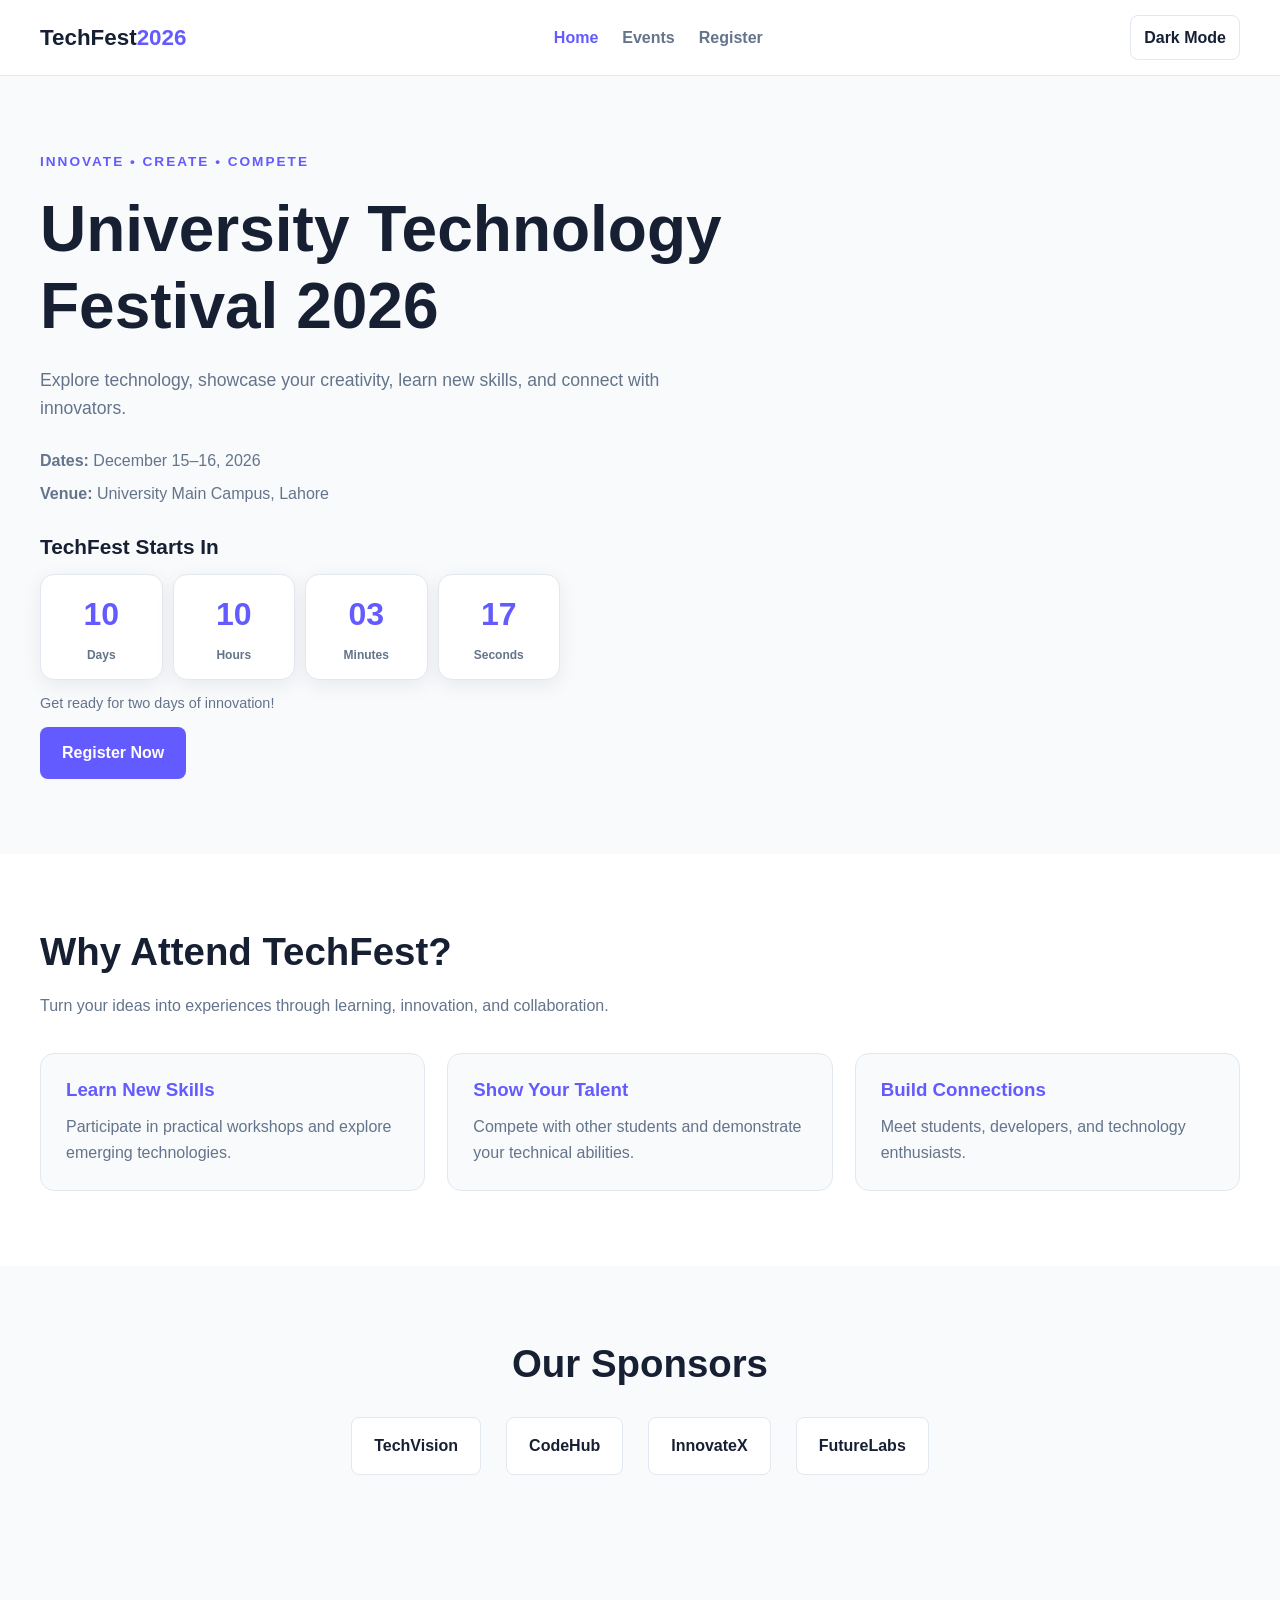
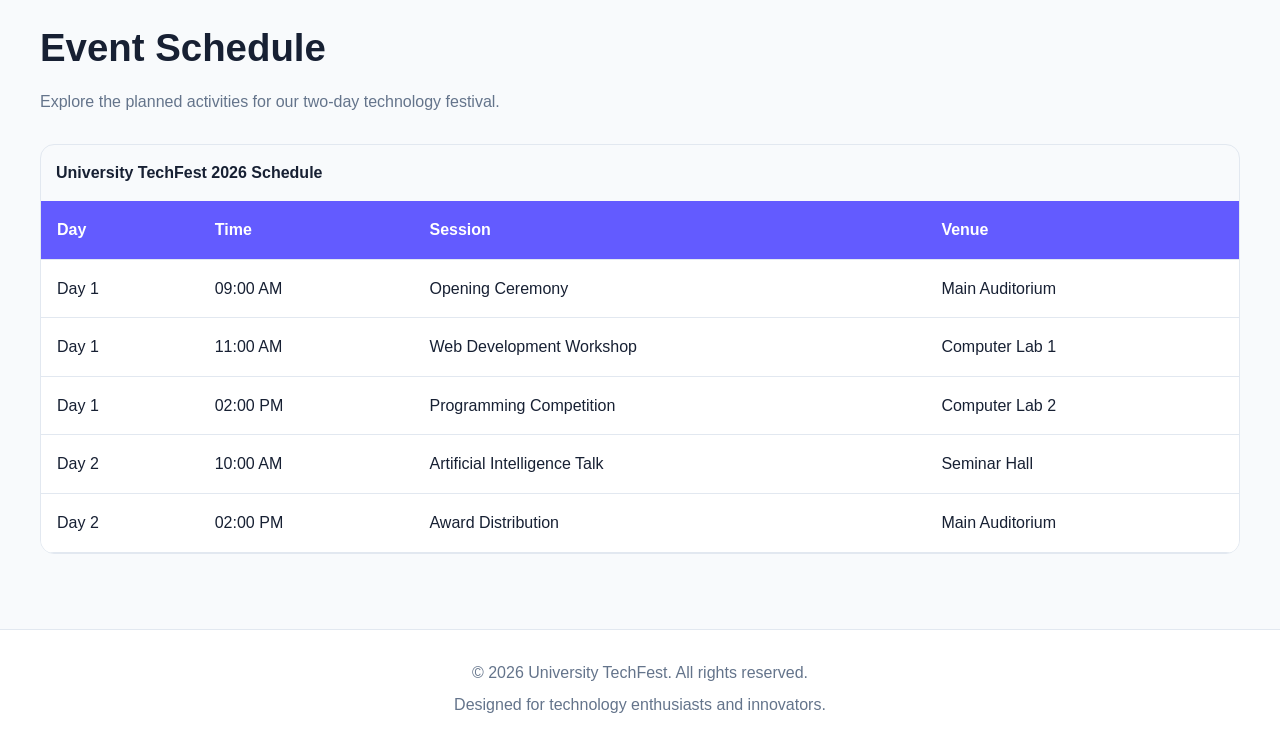
<file: index.html>
<!doctype html>
<html lang="en">
  <head>
    <meta charset="UTF-8" />
    <meta name="viewport" content="width=device-width, initial-scale=1.0"/>

    <meta
      name="description"
      content="Explore University TechFest, discover technology events, workshops, competitions, and register to participate."
    />

    <title>University TechFest 2026 | Home</title>

    <link rel="stylesheet" href="css/style.css"/>

    <script src="js/main.js" defer></script>
  </head>

  <body>
    <!-- Website Header -->
    <header class="site-header">
      <nav class="navbar container" aria-label="Main navigation">
        <a href="index.html" class="logo"> TechFest<span>2026</span> </a>

        <div class="nav-links">
          <a href="index.html" aria-current="page">Home</a>
          <a href="events.html">Events</a>
          <a href="register.html">Register</a>
        </div>

        <button
          type="button"
          id="themeToggle"
          class="theme-toggle"
          aria-label="Toggle dark mode"
        >
          Toggle Theme
        </button>
      </nav>
    </header>

    <!-- Main Website Content -->
    <main>
      <!-- Hero Section -->
      <section class="hero container" aria-labelledby="hero-title">
        <div class="hero-content">
          <p class="eyebrow">INNOVATE • CREATE • COMPETE</p>

          <h1 id="hero-title">University Technology Festival 2026</h1>

          <p>
            Explore technology, showcase your creativity, learn new skills, and
            connect with innovators.
          </p>

          <div class="hero-details">
            <p><strong>Dates:</strong> December 15–16, 2026</p>
            <p><strong>Venue:</strong> University Main Campus, Lahore</p>
          </div>

          <!-- Event Countdown Bonus Feature -->
          <section class="countdown-section" aria-labelledby="countdown-title">
            <h2 id="countdown-title">TechFest Starts In</h2>

            <div class="countdown-container" id="countdown" aria-live="off">
              <div class="countdown-item">
                <span id="countdownDays">00</span>
                <small>Days</small>
              </div>

              <div class="countdown-item">
                <span id="countdownHours">00</span>
                <small>Hours</small>
              </div>

              <div class="countdown-item">
                <span id="countdownMinutes">00</span>
                <small>Minutes</small>
              </div>

              <div class="countdown-item">
                <span id="countdownSeconds">00</span>
                <small>Seconds</small>
              </div>
            </div>

            <p id="countdownMessage" role="status" aria-live="polite">
              Get ready for two days of innovation!
            </p>
          </section>

          <a href="register.html" class="btn btn-primary"> Register Now </a>
        </div>
      </section>

      <!-- Why Attend Section -->
      <section class="why-attend section-padding" aria-labelledby="why-title">
        <div class="container">
          <h2 id="why-title">Why Attend TechFest?</h2>

          <p>
            Turn your ideas into experiences through learning, innovation, and
            collaboration.
          </p>

          <div class="benefits-grid">
            <article class="benefit-card">
              <h3>Learn New Skills</h3>
              <p>
                Participate in practical workshops and explore emerging
                technologies.
              </p>
            </article>

            <article class="benefit-card">
              <h3>Show Your Talent</h3>
              <p>
                Compete with other students and demonstrate your technical
                abilities.
              </p>
            </article>

            <article class="benefit-card">
              <h3>Build Connections</h3>
              <p>Meet students, developers, and technology enthusiasts.</p>
            </article>
          </div>
        </div>
      </section>

      <!-- Sponsors Section -->
      <section
        class="sponsors section-padding"
        aria-labelledby="sponsors-title"
      >
        <div class="container">
          <h2 id="sponsors-title">Our Sponsors</h2>

          <div class="sponsors-list">
            <span>TechVision</span>
            <span>CodeHub</span>
            <span>InnovateX</span>
            <span>FutureLabs</span>
          </div>
        </div>
      </section>

      <!-- Event Schedule Section -->
      <section
        class="schedule section-padding"
        aria-labelledby="schedule-title"
      >
        <div class="container">
          <h2 id="schedule-title">Event Schedule</h2>

          <p>
            Explore the planned activities for our two-day technology festival.
          </p>

          <div class="table-wrapper">
            <table>
              <caption>
                University TechFest 2026 Schedule
              </caption>

              <thead>
                <tr>
                  <th scope="col">Day</th>
                  <th scope="col">Time</th>
                  <th scope="col">Session</th>
                  <th scope="col">Venue</th>
                </tr>
              </thead>

              <tbody>
                <tr>
                  <td>Day 1</td>
                  <td>09:00 AM</td>
                  <td>Opening Ceremony</td>
                  <td>Main Auditorium</td>
                </tr>

                <tr>
                  <td>Day 1</td>
                  <td>11:00 AM</td>
                  <td>Web Development Workshop</td>
                  <td>Computer Lab 1</td>
                </tr>

                <tr>
                  <td>Day 1</td>
                  <td>02:00 PM</td>
                  <td>Programming Competition</td>
                  <td>Computer Lab 2</td>
                </tr>

                <tr>
                  <td>Day 2</td>
                  <td>10:00 AM</td>
                  <td>Artificial Intelligence Talk</td>
                  <td>Seminar Hall</td>
                </tr>

                <tr>
                  <td>Day 2</td>
                  <td>02:00 PM</td>
                  <td>Award Distribution</td>
                  <td>Main Auditorium</td>
                </tr>
              </tbody>
            </table>
          </div>
        </div>
      </section>
    </main>

    <!-- Website Footer -->
    <footer class="site-footer">
      <div class="container">
        <p>&copy; 2026 University TechFest. All rights reserved.</p>

        <p>Designed for technology enthusiasts and innovators.</p>
      </div>
    </footer>
  </body>
</html>
</file>
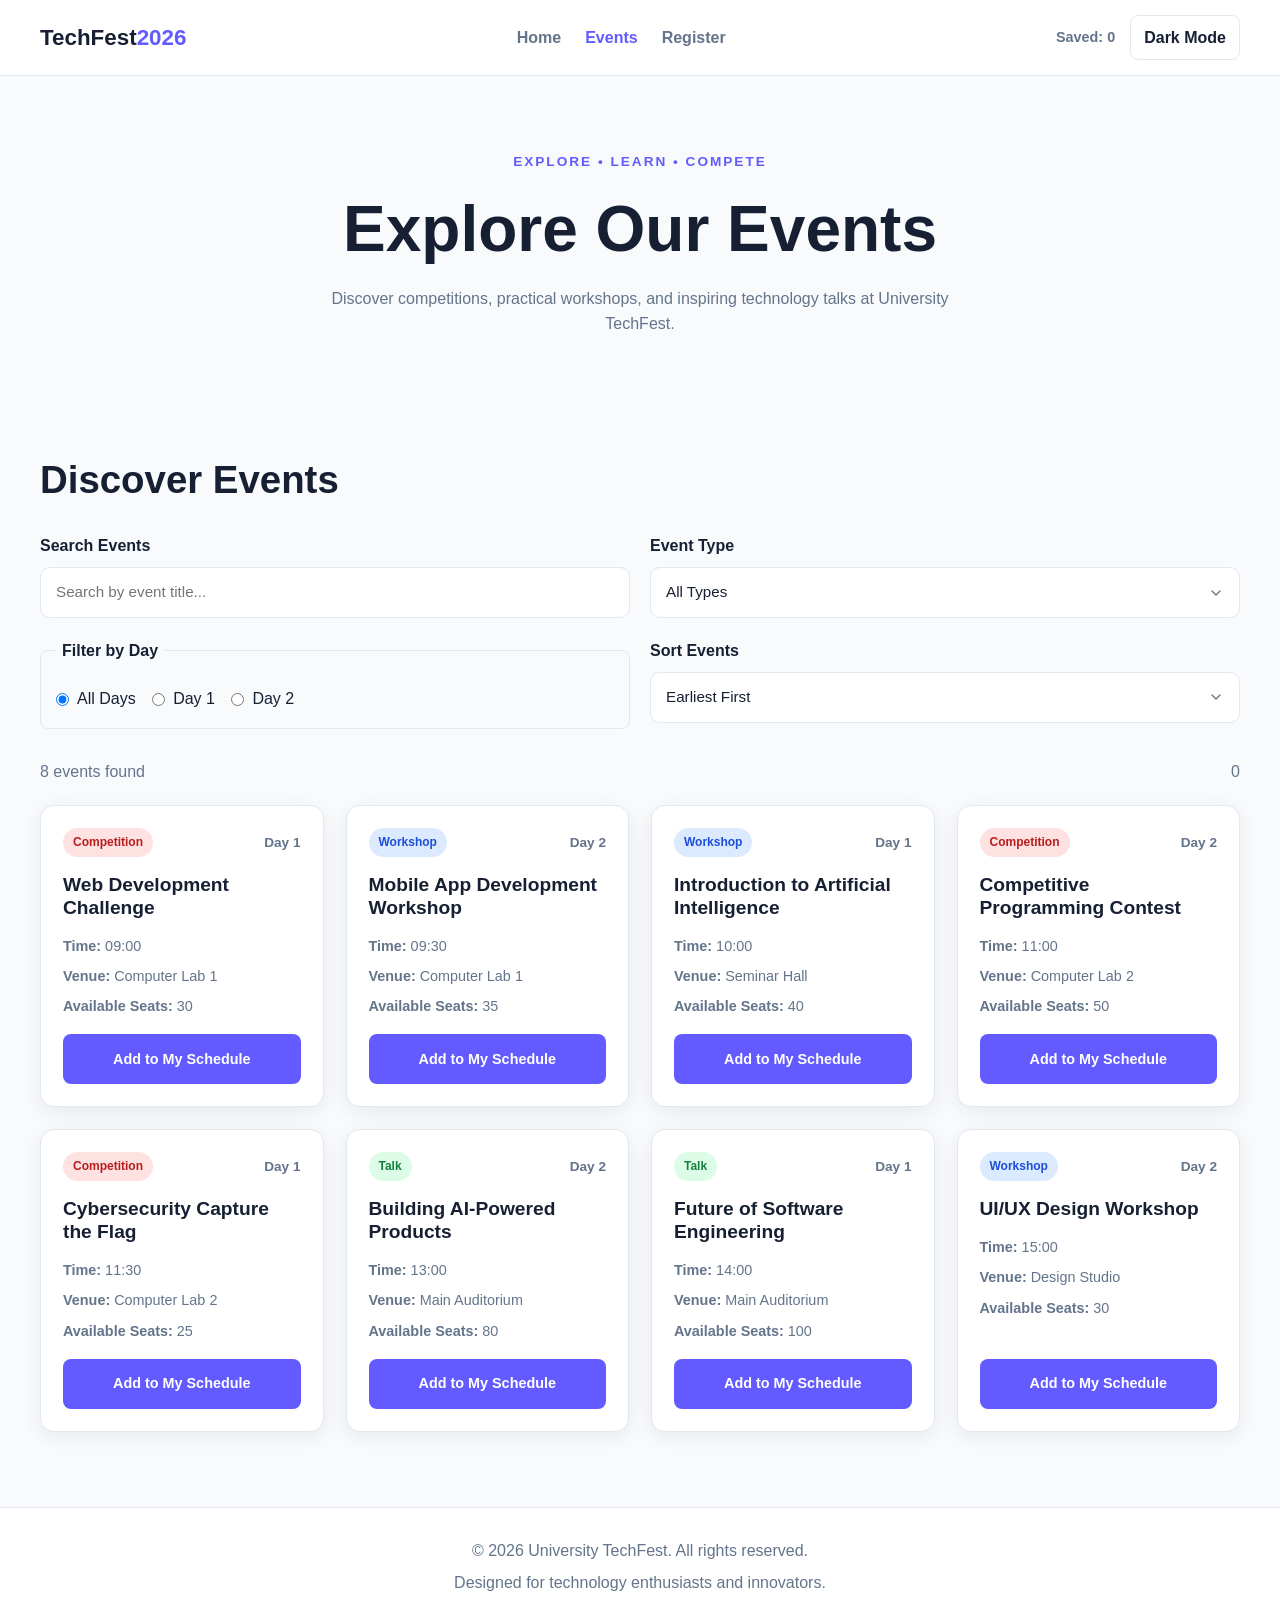
<file: events.html>
<!doctype html>
<html lang="en">
  <head>
    <meta charset="UTF-8" />
    <meta name="viewport" content="width=device-width, initial-scale=1.0" />

    <meta
      name="description"
      content="Explore University TechFest competitions, workshops, and technology talks."
    />

    <title>University TechFest 2026 | Events</title>

    <link rel="stylesheet" href="css/style.css" />

    <script src="js/main.js" defer></script>
    <script src="js/events-data.js" defer></script>
    <script src="js/events.js" defer></script>
  </head>

  <body>
    <!-- Website Header -->
    <header class="site-header">
      <nav class="navbar container" aria-label="Main navigation">
        <a href="index.html" class="logo"> TechFest<span>2026</span> </a>

        <div class="nav-links">
          <a href="index.html">Home</a>
          <a href="events.html" aria-current="page">Events</a>
          <a href="register.html">Register</a>
        </div>

        <div class="nav-actions">
          <span class="saved-count" aria-live="polite">
            Saved: <span id="savedCount">0</span>
          </span>

          <button
            type="button"
            id="themeToggle"
            class="theme-toggle"
            aria-label="Toggle dark mode"
          >
            Toggle Theme
          </button>
        </div>
      </nav>
    </header>

    <!-- Main Content -->
    <main>
      <!-- Events Introduction -->
      <section class="page-hero container" aria-labelledby="events-title">
        <p class="eyebrow">EXPLORE • LEARN • COMPETE</p>

        <h1 id="events-title">Explore Our Events</h1>

        <p>
          Discover competitions, practical workshops, and inspiring technology
          talks at University TechFest.
        </p>
      </section>

      <!-- Events Listing Section -->
      <section
        class="events-section section-padding"
        aria-labelledby="listing-title"
      >
        <div class="container">
          <h2 id="listing-title">Discover Events</h2>

          <!-- Search and Filter Controls -->
          <div class="event-controls">
            <div class="form-group">
              <label for="eventSearch"> Search Events </label>

              <input
                type="search"
                id="eventSearch"
                placeholder="Search by event title..."
              />
            </div>

            <div class="form-group">
              <label for="typeFilter"> Event Type </label>

              <select id="typeFilter">
                <option value="all">All Types</option>

                <option value="competition">Competition</option>

                <option value="workshop">Workshop</option>

                <option value="talk">Talk</option>
              </select>
            </div>

            <!-- Day Filter -->
            <fieldset class="day-filter">
              <legend>Filter by Day</legend>

              <label>
                <input type="radio" name="dayFilter" value="all" checked />
                All Days
              </label>

              <label>
                <input type="radio" name="dayFilter" value="1" />
                Day 1
              </label>

              <label>
                <input type="radio" name="dayFilter" value="2" />
                Day 2
              </label>
            </fieldset>

            <!-- Sorting -->
            <div class="form-group">
              <label for="eventSort"> Sort Events </label>

              <select id="eventSort">
                <option value="time-asc">Earliest First</option>

                <option value="time-desc">Latest First</option>
              </select>
            </div>
          </div>

          <!-- Results Information -->
          <div class="event-results">
            <p id="resultCount" aria-live="polite">Loading events...</p>

            <p id="savedScheduleCount" aria-live="polite">
              0 events saved to your schedule.
            </p>
          </div>

          <!-- Dynamic Event Cards -->
          <div id="eventGrid" class="event-grid" aria-live="polite">
            <!-- JavaScript will generate event cards here. -->
          </div>

          <!-- Empty State -->
          <p id="noEventsMessage" class="empty-message" hidden>
            No events found. Try changing your search or filters.
          </p>
        </div>
      </section>
    </main>

    <!-- Website Footer -->
    <footer class="site-footer">
      <div class="container">
        <p>&copy; 2026 University TechFest. All rights reserved.</p>

        <p>Designed for technology enthusiasts and innovators.</p>
      </div>
    </footer>
  </body>
</html>
</file>
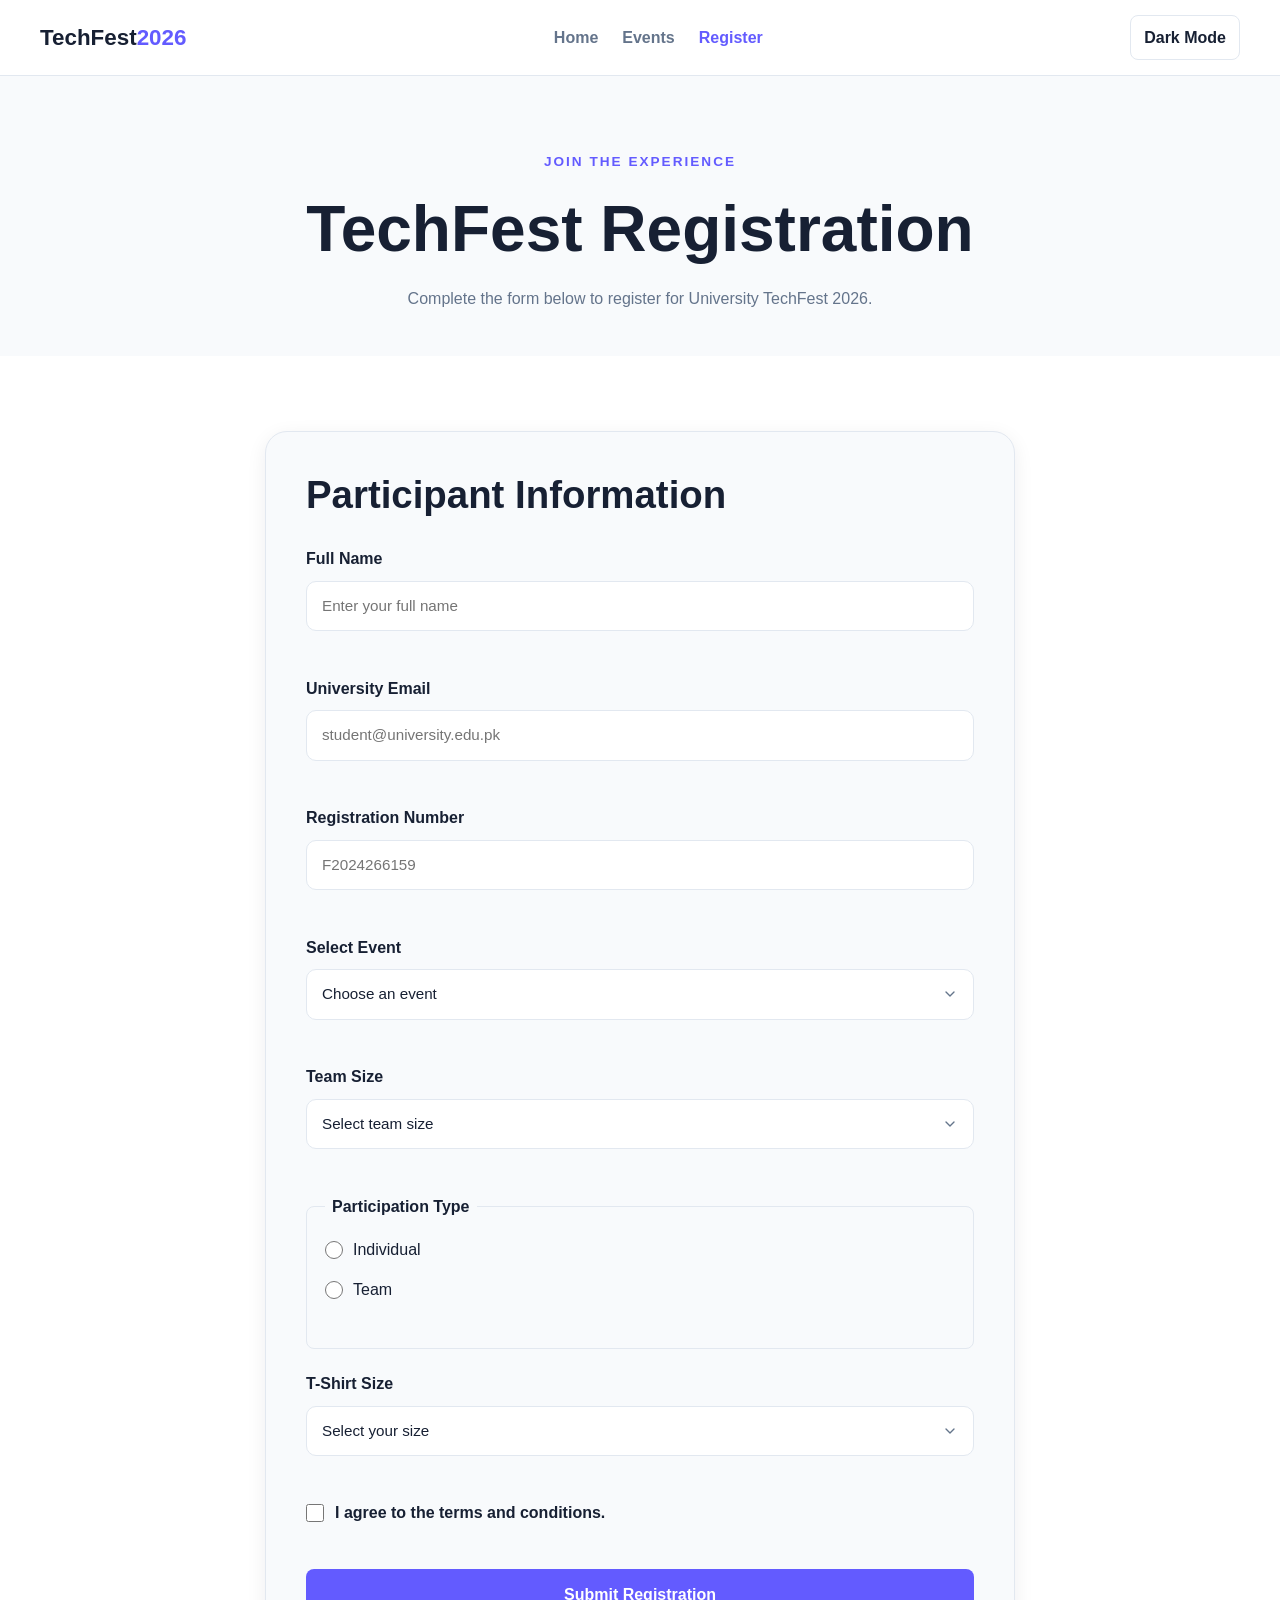
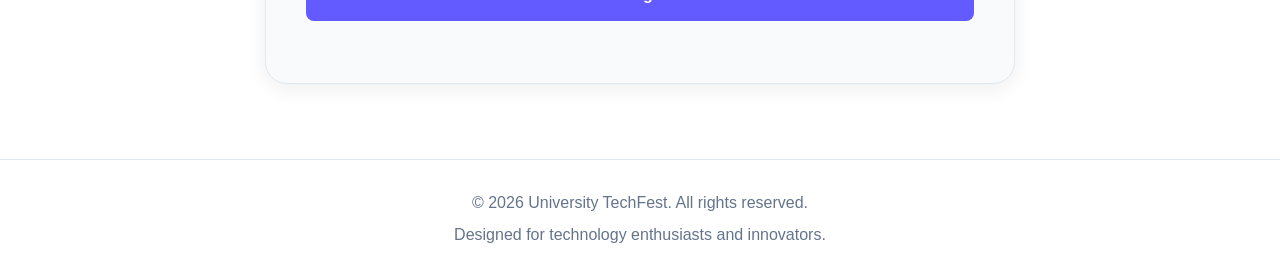
<file: register.html>
<!doctype html>
<html lang="en">
  <head>
    <meta charset="UTF-8" />
    <meta name="viewport" content="width=device-width, initial-scale=1.0" />

    <meta
      name="description"
      content="Register for University TechFest 2026 and participate in technology competitions, workshops, and talks."
    />

    <title>University TechFest 2026 | Register</title>

    <link rel="stylesheet" href="css/style.css" />

    <script src="js/main.js" defer></script>
    <script src="js/events-data.js" defer></script>
    <script src="js/register.js" defer></script>
  </head>

  <body>
    <!-- Website Header -->
    <header class="site-header">
      <nav class="navbar container" aria-label="Main navigation">
        <a href="index.html" class="logo"> TechFest<span>2026</span> </a>

        <div class="nav-links">
          <a href="index.html">Home</a>
          <a href="events.html">Events</a>
          <a href="register.html" aria-current="page">Register</a>
        </div>

        <button
          type="button"
          id="themeToggle"
          class="theme-toggle"
          aria-label="Toggle dark mode"
        >
          Toggle Theme
        </button>
      </nav>
    </header>

    <!-- Main Content -->
    <main>
      <!-- Registration Introduction -->
      <section class="page-hero container" aria-labelledby="register-title">
        <p class="eyebrow">JOIN THE EXPERIENCE</p>

        <h1 id="register-title">TechFest Registration</h1>

        <p>Complete the form below to register for University TechFest 2026.</p>
      </section>

      <!-- Registration Form Section -->
      <section
        class="registration-section section-padding"
        aria-labelledby="form-title"
      >
        <div class="container">
          <div class="registration-card">
            <h2 id="form-title">Participant Information</h2>

            <form id="registrationForm" novalidate>
              <!-- Full Name -->
              <div class="form-group">
                <label for="fullName">Full Name</label>

                <input
                  type="text"
                  id="fullName"
                  name="fullName"
                  placeholder="Enter your full name"
                  required
                  minlength="3"
                  autocomplete="name"
                />

                <small
                  class="field-error"
                  id="fullNameError"
                  aria-live="polite"
                ></small>
              </div>

              <!-- University Email -->
              <div class="form-group">
                <label for="universityEmail">University Email</label>

                <input
                  type="email"
                  id="universityEmail"
                  name="universityEmail"
                  placeholder="student@university.edu.pk"
                  required
                  autocomplete="email"
                />

                <small
                  class="field-error"
                  id="universityEmailError"
                  aria-live="polite"
                ></small>
              </div>

              <!-- Registration Number -->
              <div class="form-group">
                <label for="registrationNumber">Registration Number</label>

                <input
                  type="text"
                  id="registrationNumber"
                  name="registrationNumber"
                  placeholder="F2024266159"
                  required
                  pattern="[FS][0-9]{10}"
                />

                <small
                  class="field-error"
                  id="registrationNumberError"
                  aria-live="polite"
                ></small>
              </div>

              <!-- Event Selection -->
              <div class="form-group">
                <label for="selectedEvent">Select Event</label>
                <select id="selectedEvent" name="selectedEvent" required>
                  <option value="">Choose an event</option>
                </select>

                <small
                  class="field-error"
                  id="selectedEventError"
                  aria-live="polite"
                ></small>
              </div>

              <!-- Team Size -->
              <div class="form-group">
                <label for="teamSize">Team Size</label>

                <select id="teamSize" name="teamSize" required>
                  <option value="">Select team size</option>
                  <option value="1">1 Member</option>
                  <option value="2">2 Members</option>
                  <option value="3">3 Members</option>
                  <option value="4">4 Members</option>
                </select>

                <small
                  class="field-error"
                  id="teamSizeError"
                  aria-live="polite"
                ></small>
              </div>

              <!-- Participation Type -->
              <fieldset class="form-group">
                <legend>Participation Type</legend>

                <label>
                  <input
                    type="radio"
                    name="participation"
                    value="individual"
                    required
                  />
                  Individual
                </label>

                <label>
                  <input type="radio" name="participation" value="team" />
                  Team
                </label>

                <small
                  class="field-error"
                  id="participationError"
                  aria-live="polite"
                ></small>
              </fieldset>

              <!-- T-Shirt Size -->
              <div class="form-group">
                <label for="tshirtSize">T-Shirt Size</label>

                <select id="tshirtSize" name="tshirtSize" required>
                  <option value="">Select your size</option>
                  <option value="S">Small</option>
                  <option value="M">Medium</option>
                  <option value="L">Large</option>
                  <option value="XL">Extra Large</option>
                </select>

                <small
                  class="field-error"
                  id="tshirtSizeError"
                  aria-live="polite"
                ></small>
              </div>

              <!-- Terms and Conditions -->
              <div class="form-group">
                <label class="terms-label">
                  <input type="checkbox" id="terms" name="terms" required />

                  I agree to the terms and conditions.
                </label>

                <small
                  class="field-error"
                  id="termsError"
                  aria-live="polite"
                ></small>
              </div>

              <!-- Form Submission -->
              <button type="submit" class="btn btn-primary">
                Submit Registration
              </button>

              <!-- Form Status -->
              <p
                id="formMessage"
                class="form-message"
                role="status"
                aria-live="polite"
              ></p>
            </form>
          </div>
        </div>
      </section>
    </main>

    <!-- Website Footer -->
    <footer class="site-footer">
      <div class="container">
        <p>&copy; 2026 University TechFest. All rights reserved.</p>

        <p>Designed for technology enthusiasts and innovators.</p>
      </div>
    </footer>
  </body>
</html>
</file>
<file: css/style.css>
/* =========================================
   1. CSS RESET
========================================= */

* {
    margin: 0;
    padding: 0;
    box-sizing: border-box;
}


/* =========================================
   2. CSS CUSTOM PROPERTIES
========================================= */

:root {
    --color-primary: #635bff;
    --color-primary-dark: #4b43db;

    --color-background: #f8fafc;
    --color-surface: #ffffff;

    --color-text: #172033;
    --color-muted: #64748b;

    --color-border: #e2e8f0;

    --color-success: #15803d;
    --color-danger: #dc2626;

    --shadow-card: 0 5px 20px rgba(15, 23, 42, 0.07);

    --radius-small: 8px;
    --radius-medium: 14px;
    --radius-large: 22px;

    --container-width: 1200px;
}


/* =========================================
   3. DARK THEME VARIABLES
========================================= */

@media (prefers-color-scheme: dark) {

    :root:not([data-theme="light"]) {
        --color-background: #101827;
        --color-surface: #1e293b;

        --color-text: #f1f5f9;
        --color-muted: #cbd5e1;

        --color-border: #334155;

        --shadow-card: 0 5px 20px rgba(0, 0, 0, 0.2);
    }

}

[data-theme="dark"] {
    --color-background: #101827;
    --color-surface: #1e293b;

    --color-text: #f1f5f9;
    --color-muted: #cbd5e1;

    --color-border: #334155;

    --shadow-card: 0 5px 20px rgba(0, 0, 0, 0.2);
}

[data-theme="light"] {
    --color-background: #f8fafc;
    --color-surface: #ffffff;

    --color-text: #172033;
    --color-muted: #64748b;

    --color-border: #e2e8f0;

    --shadow-card: 0 5px 20px rgba(15, 23, 42, 0.07);
}


/* =========================================
   4. GLOBAL STYLES
========================================= */

html {
    scroll-behavior: smooth;
}

body {
    font-family: Arial, Helvetica, sans-serif;

    background-color: var(--color-background);
    color: var(--color-text);

    line-height: 1.6;
    min-width: 320px;

    transition: background-color 0.25s ease,
                color 0.25s ease;
}

a {
    color: inherit;
    text-decoration: none;
}

button,
input,
select {
    font: inherit;
}

button {
    cursor: pointer;
}

img {
    max-width: 100%;
    display: block;
}

h1,
h2,
h3 {
    line-height: 1.2;
}

h1 {
    font-size: clamp(2.2rem, 5vw, 4rem);
}

h2 {
    font-size: clamp(1.7rem, 3vw, 2.5rem);
}

p {
    color: var(--color-muted);
}

.container {
    width: min(100% - 40px, var(--container-width));
    margin-inline: auto;
}

.section-padding {
    padding-block: 75px;
}


/* =========================================
   5. ACCESSIBILITY
========================================= */

:focus-visible {
    outline: 3px solid var(--color-primary);
    outline-offset: 4px;
}

::selection {
    background-color: var(--color-primary);
    color: white;
}


/* =========================================
   6. NAVIGATION
========================================= */

.site-header {
    background-color: var(--color-surface);
    border-bottom: 1px solid var(--color-border);

    position: sticky;
    top: 0;
    z-index: 100;
}

.navbar {
    min-height: 75px;

    display: flex;
    align-items: center;
    justify-content: space-between;

    gap: 20px;
}

.logo {
    font-size: 1.4rem;
    font-weight: 800;
    color: var(--color-text);
}

.logo span {
    color: var(--color-primary);
}

.nav-links {
    display: flex;
    align-items: center;
    gap: 24px;
}

.nav-links a {
    color: var(--color-muted);
    font-weight: 600;
}

.nav-links a:hover,
.nav-links a[aria-current="page"] {
    color: var(--color-primary);
}

.nav-actions {
    display: flex;
    align-items: center;
    gap: 15px;
}

.saved-count {
    color: var(--color-muted);
    font-size: 0.9rem;
    font-weight: 600;
}

.theme-toggle {
    background-color: var(--color-surface);
    color: var(--color-text);

    border: 1px solid var(--color-border);
    border-radius: var(--radius-small);

    padding: 9px 13px;
    font-weight: 600;
}

.theme-toggle:hover {
    border-color: var(--color-primary);
}


/* =========================================
   7. BUTTONS
========================================= */

.btn {
    display: inline-block;

    padding: 13px 22px;

    border: none;
    border-radius: var(--radius-small);

    font-weight: 700;
    text-align: center;

    transition: background-color 0.2s ease,
                transform 0.2s ease;
}

.btn:hover {
    transform: translateY(-2px);
}

.btn-primary {
    background-color: var(--color-primary);
    color: white;
}

.btn-primary:hover {
    background-color: var(--color-primary-dark);
}


/* =========================================
   8. HOME PAGE HERO
========================================= */

.hero {
    min-height: 500px;

    display: flex;
    align-items: center;

    padding-block: 75px;
}

.hero-content {
    max-width: 760px;
}

.eyebrow {
    color: var(--color-primary);

    font-size: 0.85rem;
    font-weight: 800;
    letter-spacing: 2px;

    margin-bottom: 18px;
}

.hero h1 {
    margin-bottom: 22px;
}

.hero-content > p:not(.eyebrow) {
    max-width: 620px;
    font-size: 1.1rem;
}

.hero-details {
    margin-block: 25px;
}

.hero-details p {
    margin-block: 8px;
}


/* =========================================
   9. GENERAL PAGE HERO
========================================= */

.page-hero {
    padding-block: 75px 45px;
    text-align: center;
}

.page-hero p:not(.eyebrow) {
    max-width: 650px;
    margin: 18px auto 0;
}


/* =========================================
   10. WHY ATTEND SECTION
========================================= */

.why-attend {
    background-color: var(--color-surface);
}

.why-attend h2,
.sponsors h2,
.schedule h2 {
    margin-bottom: 18px;
}

.benefits-grid {
    display: grid;
    grid-template-columns: 1fr;
    gap: 22px;

    margin-top: 35px;
}

.benefit-card {
    background-color: var(--color-background);
    border: 1px solid var(--color-border);

    padding: 25px;
    border-radius: var(--radius-medium);
}

.benefit-card h3 {
    margin-bottom: 12px;
    color: var(--color-primary);
}


/* =========================================
   11. SPONSORS
========================================= */

.sponsors {
    text-align: center;
}

.sponsors-list {
    display: flex;
    flex-wrap: wrap;

    align-items: center;
    justify-content: center;

    gap: 25px;
    margin-top: 30px;
}

.sponsors-list span {
    padding: 15px 22px;

    background-color: var(--color-surface);
    border: 1px solid var(--color-border);

    border-radius: var(--radius-small);

    font-weight: 700;
}


/* =========================================
   12. EVENT SCHEDULE TABLE
========================================= */

.table-wrapper {
    width: 100%;
    overflow-x: auto;

    margin-top: 30px;

    border: 1px solid var(--color-border);
    border-radius: var(--radius-medium);
}

table {
    width: 100%;
    min-width: 600px;

    border-collapse: collapse;

    background-color: var(--color-surface);
}

caption {
    padding: 15px;
    font-weight: 700;
    text-align: left;
}

th,
td {
    padding: 16px;
    text-align: left;

    border-bottom: 1px solid var(--color-border);
}

th {
    background-color: var(--color-primary);
    color: white;
}

tbody tr:hover {
    background-color: var(--color-background);
}


/* =========================================
   13. EVENT FILTER CONTROLS
========================================= */

.event-controls {
    display: grid;
    grid-template-columns: 1fr;
    gap: 20px;

    margin-block: 30px;
}

.form-group {
    display: flex;
    flex-direction: column;
    gap: 9px;
}

.form-group label,
.day-filter legend {
    font-weight: 700;
    color: var(--color-text);
}


/* Search and text inputs */

.form-group input:not([type="radio"]):not([type="checkbox"]),
.form-group select {
    width: 100%;
    min-height: 48px;

    padding: 12px 15px;

    background-color: var(--color-surface);
    color: var(--color-text);

    border: 1px solid var(--color-border);
    border-radius: 10px;

    font-size: 0.95rem;

    transition: border-color 0.2s ease,
                box-shadow 0.2s ease;
}

.form-group input:focus,
.form-group select:focus {
    border-color: var(--color-primary);
    box-shadow: 0 0 0 3px rgba(99, 91, 255, 0.12);
}

.form-group input:hover,
.form-group select:hover {
    border-color: var(--color-primary);
}


/* Custom dropdown arrow */

.form-group select {
    appearance: none;

    background-image: url("data:image/svg+xml,%3Csvg xmlns='http://www.w3.org/2000/svg' width='16' height='16' viewBox='0 0 24 24' fill='none' stroke='%2364758b' stroke-width='2' stroke-linecap='round' stroke-linejoin='round'%3E%3Cpath d='m6 9 6 6 6-6'/%3E%3C/svg%3E");

    background-repeat: no-repeat;
    background-position: right 15px center;

    padding-right: 42px;
    cursor: pointer;
}


/* Day filter */

.day-filter {
    border: 1px solid var(--color-border);
    border-radius: var(--radius-small);

    padding: 15px;
}

.day-filter legend {
    padding-inline: 6px;
}

.day-filter label {
    display: inline-flex;
    align-items: center;

    gap: 8px;
    margin: 8px 12px 0 0;
}


/* =========================================
   14. EVENT RESULTS AND EVENT GRID
========================================= */

.event-results {
    display: flex;
    flex-wrap: wrap;
    justify-content: space-between;

    gap: 10px;
    margin-bottom: 20px;
}

.event-grid {
    display: grid;
    grid-template-columns: 1fr;
    gap: 22px;
}

.empty-message {
    padding: 30px;
    margin-top: 20px;

    background-color: var(--color-surface);
    border: 1px dashed var(--color-border);

    border-radius: var(--radius-medium);
    text-align: center;
}


/* =========================================
   15. REGISTRATION FORM
========================================= */

.registration-section {
    background-color: var(--color-surface);
}

.registration-card {
    max-width: 750px;
    margin-inline: auto;

    padding: clamp(20px, 4vw, 40px);

    background-color: var(--color-background);
    border: 1px solid var(--color-border);

    border-radius: var(--radius-large);
    box-shadow: var(--shadow-card);
}

.registration-card h2 {
    margin-bottom: 28px;
}

.registration-card form {
    display: grid;
    gap: 22px;
}


/* Registration inputs and selects */

.registration-card .form-group input:not([type="radio"]):not([type="checkbox"]),
.registration-card .form-group select {
    width: 100%;
    min-height: 48px;

    padding: 12px 15px;

    background-color: var(--color-surface);
    color: var(--color-text);

    border: 1px solid var(--color-border);
    border-radius: 10px;
}


/* Participation fieldset */

.registration-card fieldset {
    display: flex;
    flex-direction: column;
    align-items: flex-start;
    gap: 14px;

    border: 1px solid var(--color-border);
    border-radius: var(--radius-small);

    padding: 18px;
}

.registration-card fieldset legend {
    padding-inline: 7px;
    font-weight: 700;
    color: var(--color-text);
}

.registration-card fieldset label {
    display: inline-flex;
    align-items: center;

    gap: 10px;
    width: fit-content;

    color: var(--color-text);
    font-weight: 500;

    cursor: pointer;
}


/* Radio buttons and checkboxes */

.registration-card input[type="radio"],
.registration-card input[type="checkbox"] {
    width: 18px;
    height: 18px;

    flex-shrink: 0;
    margin: 0;

    accent-color: var(--color-primary);
    cursor: pointer;
}


/* Terms and conditions */

.terms-label {
    display: flex;
    flex-direction: row;
    align-items: center;
    justify-content: flex-start;

    gap: 11px;
    width: fit-content;

    color: var(--color-text);
    font-weight: 500;
    line-height: 1.5;

    cursor: pointer;
}

.terms-label input[type="checkbox"] {
    flex-shrink: 0;
}


/* Error and success messages */

.field-error {
    color: var(--color-danger);
    font-size: 0.85rem;
    min-height: 1em;
}

.form-message {
    font-weight: 700;
}

.form-message.success {
    color: var(--color-success);
}

.form-message.error {
    color: var(--color-danger);
}


/* =========================================
   16. FOOTER
========================================= */

.site-footer {
    padding-block: 30px;

    background-color: var(--color-surface);
    border-top: 1px solid var(--color-border);

    text-align: center;
}

.site-footer p + p {
    margin-top: 7px;
}


/* =========================================
   17. RESPONSIVE DESIGN
========================================= */

/* Tablet: 640px and above */

@media (min-width: 640px) {

    .benefits-grid {
        grid-template-columns: repeat(2, 1fr);
    }

    .event-grid {
        grid-template-columns: repeat(2, 1fr);
    }

    .event-controls {
        grid-template-columns: repeat(2, 1fr);
    }

}


/* Desktop: 1024px and above */

@media (min-width: 1024px) {

    .benefits-grid {
        grid-template-columns: repeat(3, 1fr);
    }

    .event-grid {
        grid-template-columns: repeat(4, 1fr);
    }

}


/* Small screens */

@media (max-width: 639px) {

    .navbar {
        flex-wrap: wrap;
        justify-content: center;

        padding-block: 15px;
    }

    .nav-links {
        order: 3;
        width: 100%;

        justify-content: center;
        gap: 18px;
    }

    .nav-actions {
        flex-wrap: wrap;
        justify-content: center;
    }

    .hero {
        min-height: 400px;
    }

    .section-padding {
        padding-block: 50px;
    }

    .event-results {
        flex-direction: column;
    }

}


/* =========================================
   18. REDUCED MOTION
========================================= */

@media (prefers-reduced-motion: reduce) {

    *,
    *::before,
    *::after {
        scroll-behavior: auto !important;
        transition-duration: 0.01ms !important;
        animation-duration: 0.01ms !important;
        animation-iteration-count: 1 !important;
    }

}

/* =========================================
   DYNAMIC EVENT CARD STYLING
========================================= */

.event-card {
    display: flex;
    flex-direction: column;
    gap: 16px;

    padding: 22px;

    background-color: var(--color-surface);
    border: 1px solid var(--color-border);
    border-radius: var(--radius-medium);

    box-shadow: var(--shadow-card);

    transition: transform 0.2s ease,
                box-shadow 0.2s ease;
}

.event-card:hover {
    transform: translateY(-4px);
}

.event-card-header {
    display: flex;
    justify-content: space-between;
    align-items: center;
    gap: 10px;
}

.event-badge {
    padding: 5px 10px;
    border-radius: 20px;

    font-size: 0.75rem;
    font-weight: 700;
    text-transform: capitalize;
}

.event-badge.competition {
    background-color: #fee2e2;
    color: #b91c1c;
}

.event-badge.workshop {
    background-color: #dbeafe;
    color: #1d4ed8;
}

.event-badge.talk {
    background-color: #dcfce7;
    color: #15803d;
}

.event-day {
    font-size: 0.85rem;
    font-weight: 700;
    color: var(--color-muted);
}

.event-card h3 {
    font-size: 1.2rem;
}

.event-details {
    display: grid;
    gap: 7px;
}

.event-details p {
    font-size: 0.9rem;
}

.event-card .btn {
    margin-top: auto;
}



/* =========================================
   EVENT SCHEDULE BUTTON SIZE FIX
========================================= */

.event-card .add-to-schedule {
    width: 100%;
    height: 50px;
    min-height: 50px;

    display: flex;
    align-items: center;
    justify-content: center;

    padding: 8px 12px;

    font-size: 0.9rem;
    line-height: 1.3;

    white-space: nowrap;
}


/* ==========================================
   REGISTRATION SUMMARY
   ========================================== */

.registration-summary {
    margin-top: 28px;
    padding: 24px;
    background-color: var(--color-surface);
    border: 1px solid var(--color-border);
    border-radius: var(--radius-medium);
    box-shadow: var(--shadow-card);
}

.registration-summary h2 {
    margin-bottom: 18px;
}

.registration-summary p {
    margin-bottom: 10px;
    overflow-wrap: anywhere;
}

.registration-summary p:last-child {
    margin-bottom: 0;
}

.success-message {
    color: #15803d;
    font-weight: 600;
}


/* =========================================
   EVENT COUNTDOWN
========================================= */

.countdown-section {
    margin-top: 28px;
    max-width: 520px;
}

.countdown-section h2 {
    margin-bottom: 14px;
    font-size: 1.3rem;
}

.countdown-container {
    display: grid;
    grid-template-columns: repeat(4, minmax(0, 1fr));
    gap: 10px;
}

.countdown-item {
    display: flex;
    flex-direction: column;
    align-items: center;
    justify-content: center;
    gap: 6px;
    min-width: 0;
    padding: 14px 8px;
    background-color: var(--color-surface);
    border: 1px solid var(--color-border);
    border-radius: var(--radius-medium);
    box-shadow: var(--shadow-card);
}

.countdown-item span {
    font-size: clamp(1.3rem, 4vw, 2rem);
    font-weight: 800;
    color: var(--color-primary);
    font-variant-numeric: tabular-nums;
}

.countdown-item small {
    color: var(--color-muted);
    font-size: 0.75rem;
    font-weight: 600;
}

#countdownMessage {
    margin-top: 12px;
    margin-bottom: 12px;
    color: var(--color-muted);
    font-size: 0.9rem;
}

@media (max-width: 380px) {
    .countdown-container {
        gap: 6px;
    }

    .countdown-item {
        padding: 12px 4px;
    }

    .countdown-item small {
        font-size: 0.68rem;
    }
}
</file>
